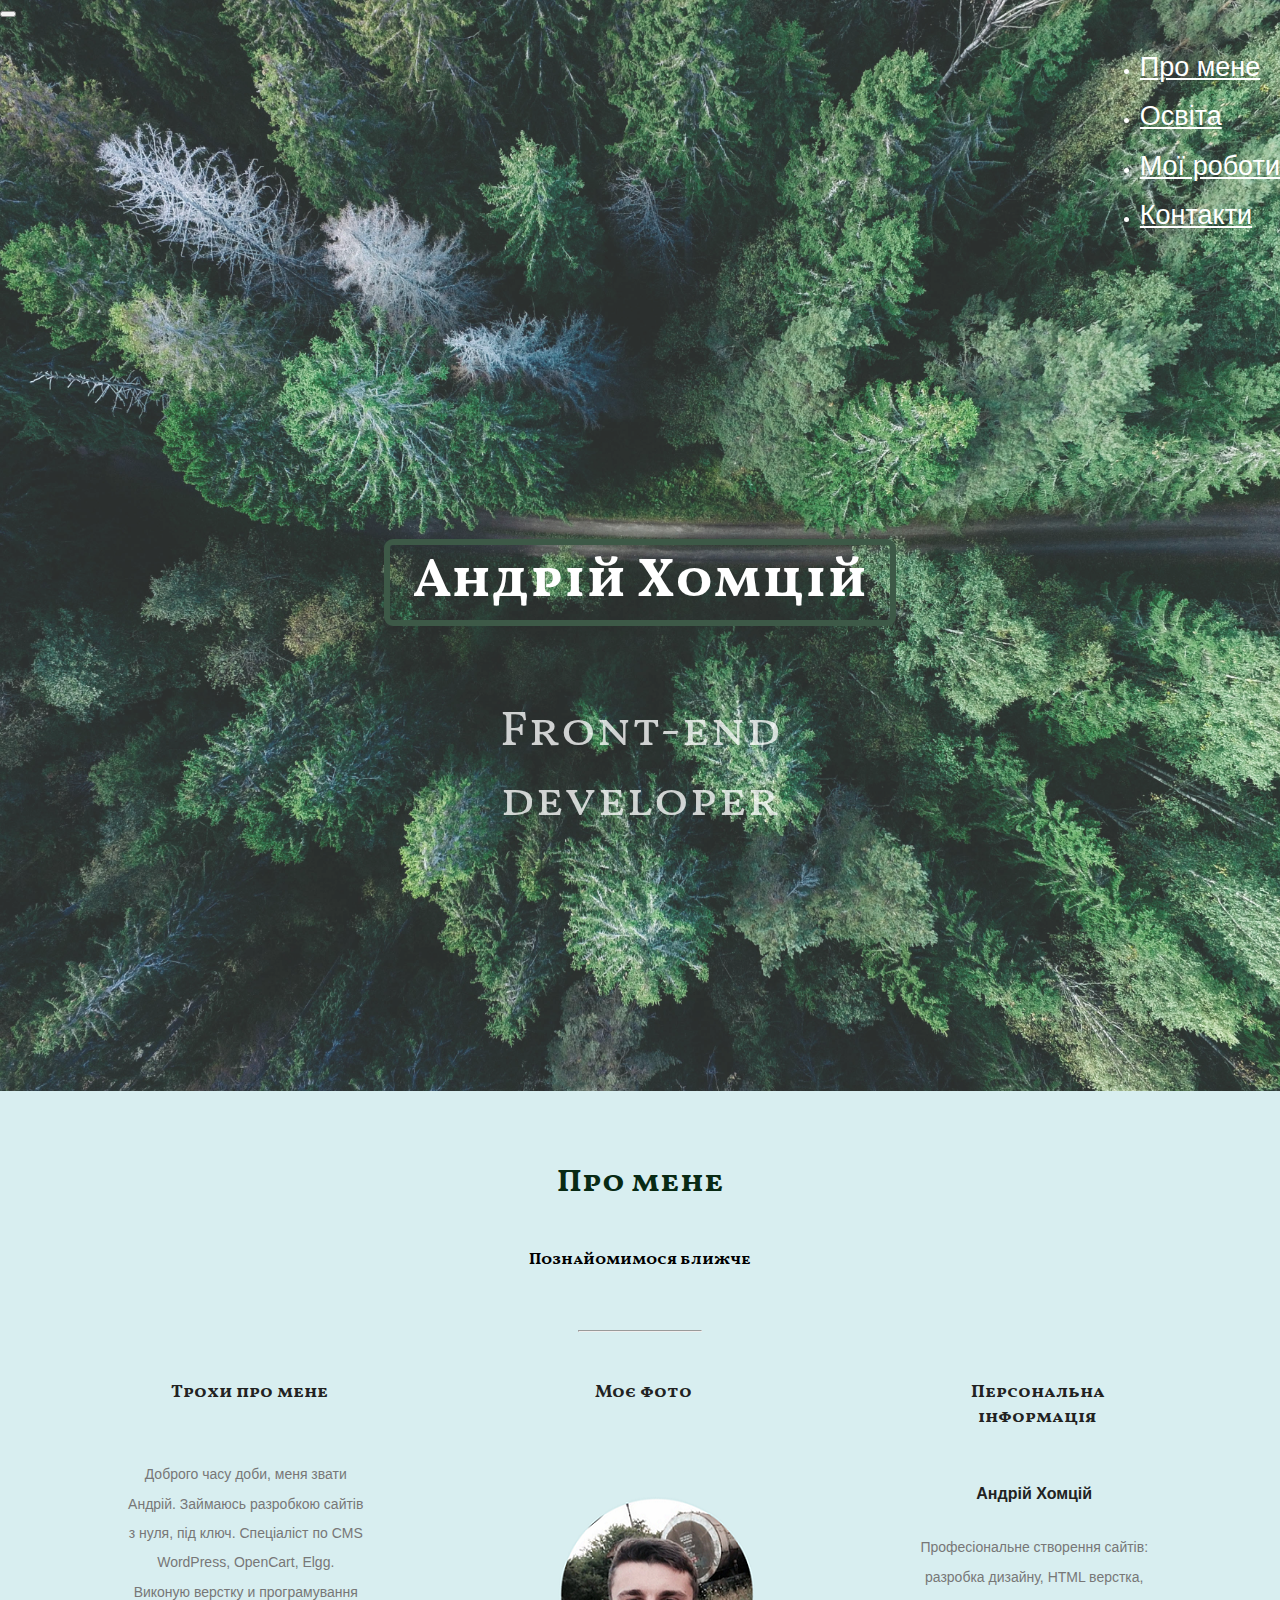
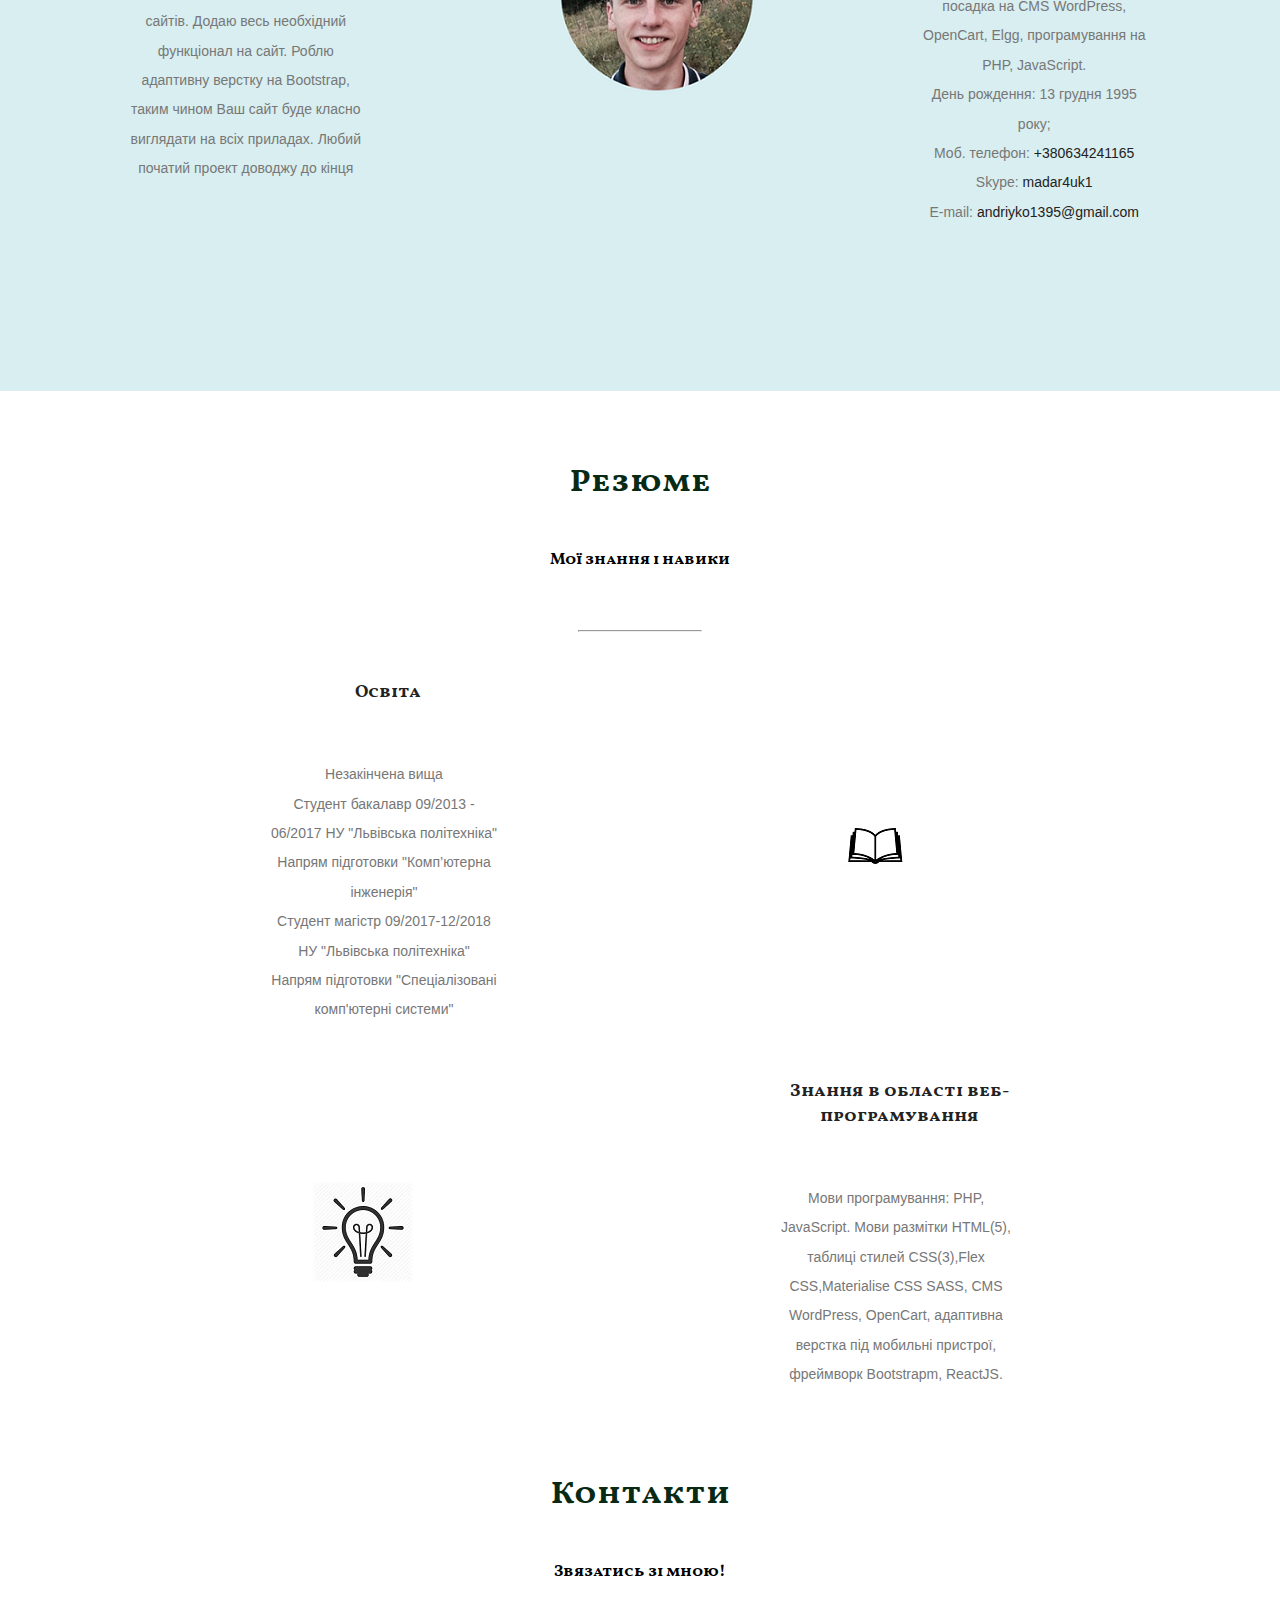
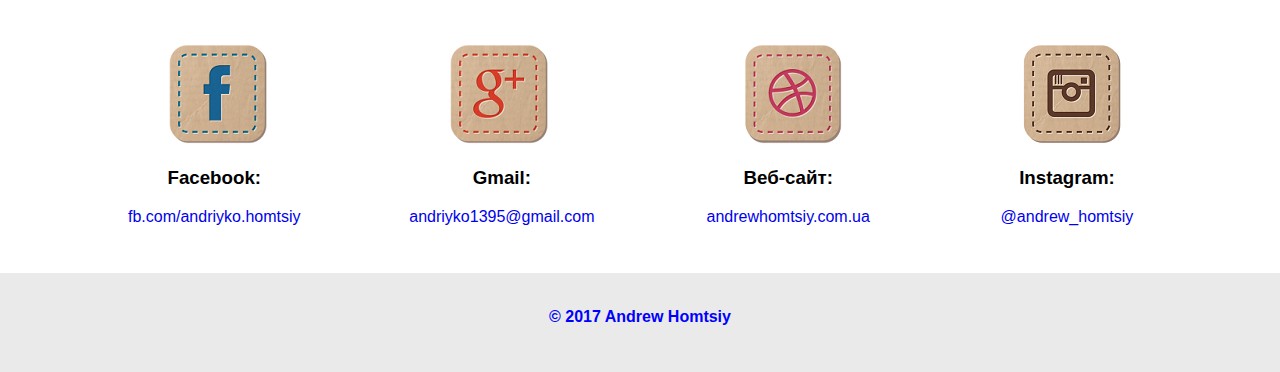
<file: index.html>
<!DOCTYPE html>
<html lang="en">
  <head>
    <title>Andriy Homtsiy</title>
    <meta charset="utf-8">
        <meta name="viewport" content="width=device-width, initial-scale=1, shrink-to-fit=no">
	<link rel="stylesheet" href="css/main.css">
	<link rel="stylesheet" href="css/media.css">
	<link rel="stylesheet" href="css/animate.css">
	<link rel="stylesheet" href="https://maxcdn.bootstrapcdn.com/bootstrap/4.0.0-beta.2/css/bootstrap.min.css" integrity="sha384-PsH8R72JQ3SOdhVi3uxftmaW6Vc51MKb0q5P2rRUpPvrszuE4W1povHYgTpBfshb" crossorigin="anonymous">
<link href="https://fonts.googleapis.com/css?family=Vollkorn+SC" rel="stylesheet">
  </head>
  <body>
  	<header>
  	<nav class="navbar navbar-expand-sm sticky"  > 
  <a href="#" class="navbar-brand"></a>
<button class="navbar-toggler navbar-toggler navbar-dark" type="button" data-toggle="collapse" data-target="#navbarSupportedContent" aria-controls="navbarSupportedContent" aria-expanded="false" aria-label="Toggle navigation"> <span class="navbar-toggler-icon"></span> </button>
  </button>
  <div class="collapse navbar-collapse " id="navbarSupportedContent">
    <ul class="navbar-nav sf-menu animated bounceInDown">
      <li class="nav-item active">
        <a href="#" class="nav-link">Про мене</a>
      </li>
       <li class="nav-item ">
        <a href="#" class="nav-link">Освіта</a>
      </li>
       <li class="nav-item ">
        <a href="#" class="nav-link">Мої роботи</a>
      </li>
       <li class="nav-item ">
        <a href="#" class="nav-link">Контакти</a>
      </li>
    </ul>
  </div>   
      </ul>
    </div>
   </nav>
	<div class="container">
			<div class="logo animated bounceInUp">
				<h1>
				Андрій Хомцій </h1>	
				<p>Front-end developer</p>
			</div>
		</div>
		</div>
	</header>
<section id="info">
	<div class="container">
		<div class="title bounceInUp ">
			<h1>Про мене</h1>
			<p>Познайомимося ближче</p>
		</div>	
			<hr>
		<div class="about ">
			<div class="personal bounceInLeft">
				<h2>Трохи про мене </h2>
				<p>Доброго часу доби, меня звати Андрій. Займаюсь разробкою сайтів з нуля, під ключ. Спеціаліст по CMS WordPress, OpenCart, Elgg. Виконую верстку и програмування сайтів. Додаю весь необхідний функціонал на сайт. Роблю адаптивну верстку на Bootstrap, таким чином Ваш сайт буде класно виглядати на всіх приладах. Любий початий проект доводжу до кінця </p>
			</div>

				<div class="personal flipInY">
					<h2> Моє фото</h2>
						<img src="img/my.png" alt="center">
				</div>
					<div class="personal bounceInRight">
						<h2>Персональна інформація</h2>
						<h3>Андрій Хомцій</h3>
						<p>Професiональне cтворення сайтів:<br> разробка дизайну, HTML верстка, посадка на CMS WordPress, OpenCart, Elgg, програмування на PHP, JavaScript.<br>
						День рождення: 13 грудня 1995 року; <br>
						Моб. телефон:<span> +380634241165</span><br>
						Skype: <span>madar4uk1</span><br>
						E-mail: <span>andriyko1395@gmail.com</span>
						</p>
					</div>	
		</div>
	</div>					
</section>

<section  id="Resum">
	<div class="container" >
			<div class="title ">
				<h1>Резюме</h1>
					<p>Мої знання і навики</p>	
			</div>
							<hr>
				<div class="resume">
						<div class="personal">						
							<h2> Освіта</h2>
								<p>
										Незакінчена вища <br>
										Студент бакалавр
										09/2013 - 06/2017
										НУ "Львівська політехніка" 
										Напрям підготовки "Комп’ютерна інженерія"<br>
										Студент магістр
								       	09/2017-12/2018<br>
								       	НУ "Львівська політехніка" <br>
										Напрям підготовки "Спеціалізовані комп'ютерні системи"
						        </p>
						</div>		
					<div class="personal">
						<img  class="resumeimg" src="img/ms1.jpg" alt="left">
					</div>				
				</div>				
	</div>						
</section>
<section >	
<div class="container" >	
					<div class="resume">
									<div class="personal">
										<img class="resumeimg" src="img/ms2.jpg" alt="left">
									</div>
								<div class="personal">	
										<h2> 
												Знання в області веб-програмування 
										</h2>
											<p>
												Мови програмування: PHP, JavaScript. Мови размітки 	
												HTML(5), таблиці стилей CSS(3),Flex CSS,Materialise CSS SASS, CMS WordPress, OpenCart, адаптивна верстка під мобильні пристрої, фреймворк Bootstrapm, ReactJS.
											</p>
								</div>
					</div>
			</div>	
	</div>
</section>	

<section id="social">
	<div class="container">
		<div class="title">
			<h1>Контакти</h1>
			<p>Звязатись зі мною!</p>
		</div>
			<div class="info ">
				<div class="contacts">
					<img src="img/fb.png" alt="fb">
						<h3>Facebook:</h3>
						<p>
							<a href="https://www.facebook.com/andriyko.homtsiy">fb.com/andriyko.homtsiy</a>
						</p>
				</div>	
						<div class="contacts">
							<img src="img/gmail.png" alt="mail">
								<h3> Gmail:</h3>
								<p>
								<a href="https://mail.google.com">andriyko1395@gmail.com</a></p>
						</div>
						<div class="contacts">
							<img src="img/web.png" alt="web">
								<h3>Веб-сайт:</h3>
							<p>
								<a href="andrewhomtsiy.com.ua">andrewhomtsiy.com.ua</a>
							</p>
						</div>
							<div class="contacts">
						<img src="img/inst.png" alt="instagram">
							<h3>Instagram:</h3>
								<p>
									<a href="https://www.instagram.com/andrew_homtsiy/">@andrew_homtsiy</a>
								</p>
					</div>	
						</div>
			</div>
</div>	
</section>	
<footer id="footer">
	<div class="container">
		<div class="contant">
			<h4>© 2017 Andrew Homtsiy</h4>
		</div>
	</div>
</footer>

<script src="js/script.js"></script>
<script src="https://code.jquery.com/jquery-3.2.1.slim.min.js" integrity="sha384-KJ3o2DKtIkvYIK3UENzmM7KCkRr/rE9/Qpg6aAZGJwFDMVNA/GpGFF93hXpG5KkN" crossorigin="anonymous"></script>
<script src="https://cdnjs.cloudflare.com/ajax/libs/popper.js/1.12.3/umd/popper.min.js" integrity="sha384-vFJXuSJphROIrBnz7yo7oB41mKfc8JzQZiCq4NCceLEaO4IHwicKwpJf9c9IpFgh" crossorigin="anonymous"></script>
<script src="https://maxcdn.bootstrapcdn.com/bootstrap/4.0.0-beta.2/js/bootstrap.min.js" integrity="sha384-alpBpkh1PFOepccYVYDB4do5UnbKysX5WZXm3XxPqe5iKTfUKjNkCk9SaVuEZflJ" crossorigin="anonymous"></script>
</body>
</html>
</file>
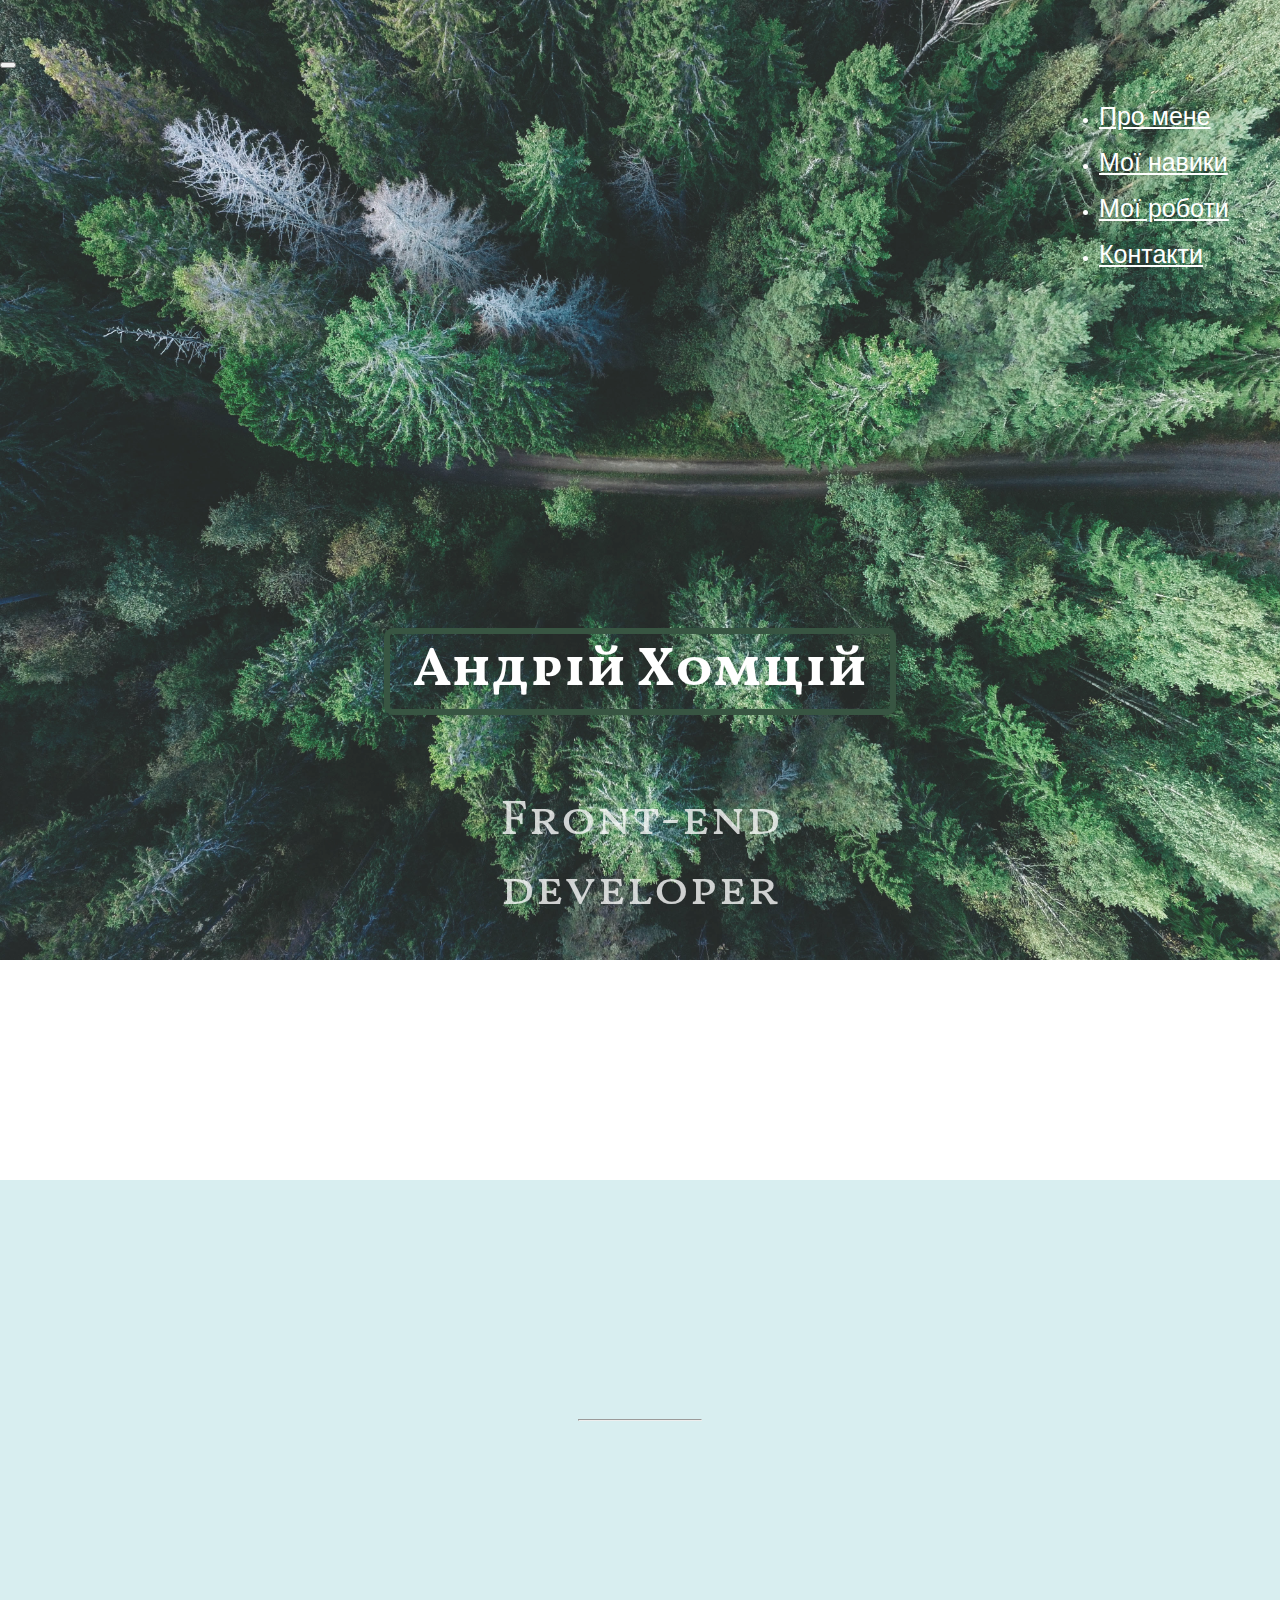
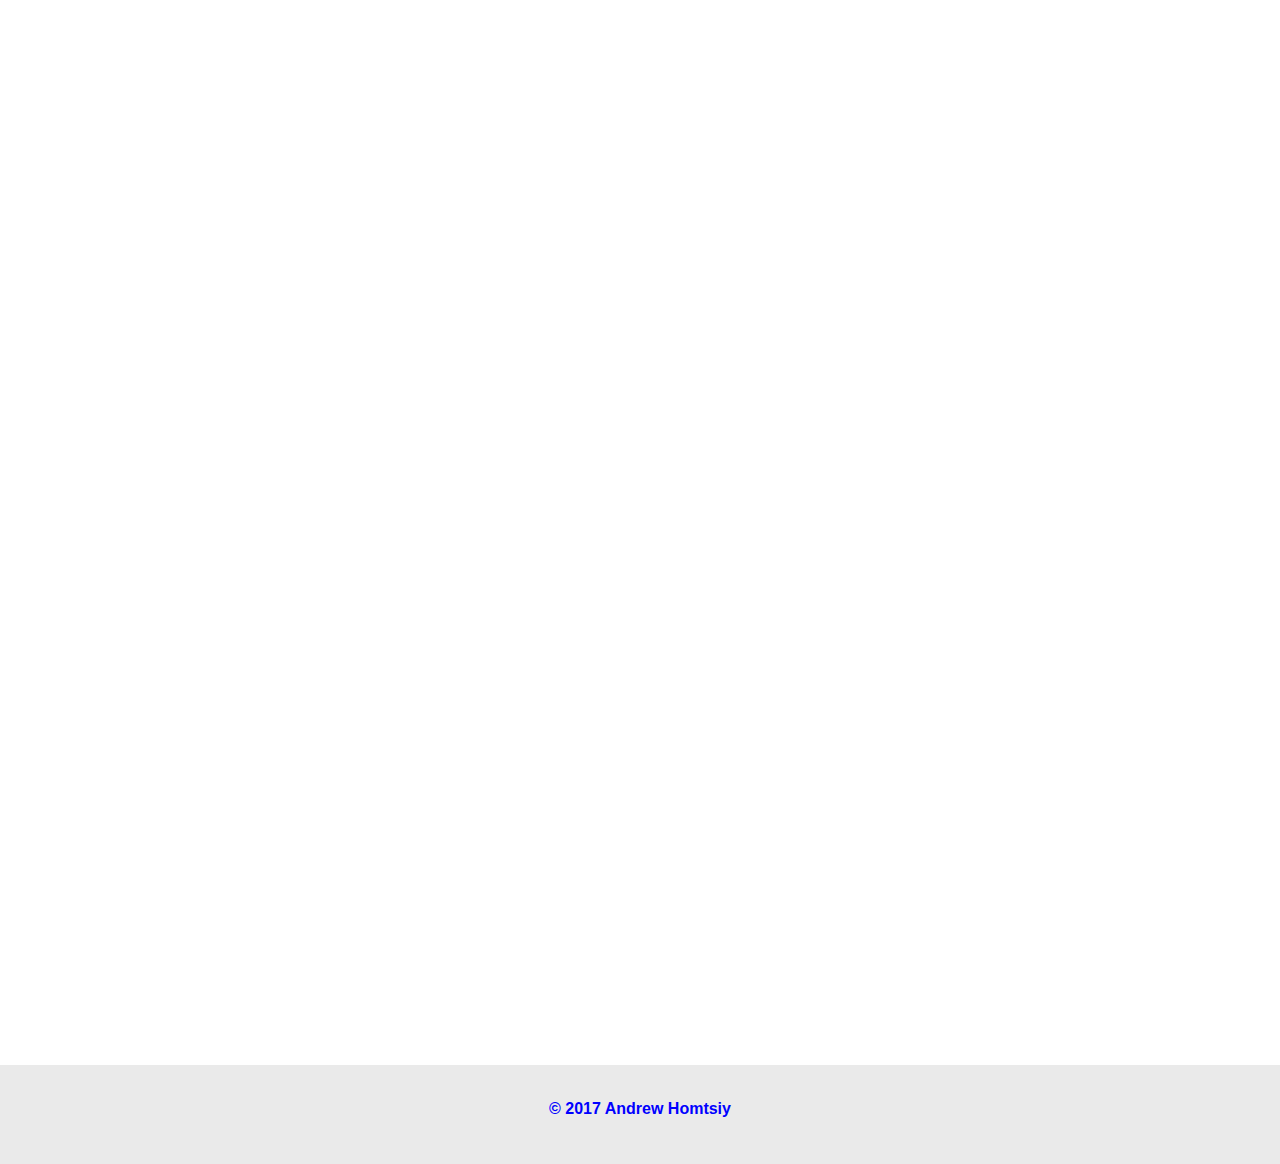
<file: my portfolio із флексбоксами/index.html>
<!DOCTYPE html>
<html lang="en">
  <head>
    <title>Andriy Homtsiy</title>
    <meta charset="utf-8">
        <meta name="viewport" content="width=device-width, initial-scale=1, shrink-to-fit=no">
	<link rel="stylesheet" href="css/main.css">
	<link rel="stylesheet" href="css/media.css">
	<link rel="stylesheet" href="css/animate.css">
 	<link rel="stylesheet" href="css/nprogress.css">
	 <link rel="stylesheet" href="js/script.js">
	<link rel="stylesheet" href="https://maxcdn.bootstrapcdn.com/bootstrap/4.0.0-beta.2/css/bootstrap.min.css" integrity="sha384-PsH8R72JQ3SOdhVi3uxftmaW6Vc51MKb0q5P2rRUpPvrszuE4W1povHYgTpBfshb" crossorigin="anonymous">
<link href="https://fonts.googleapis.com/css?family=Vollkorn+SC" rel="stylesheet">
  </head>
<body>
<header>
  	<nav class="navbar navbar-expand-lg sticky"  > 
  		<a href="#" class="navbar-brand"></a>
			<button class="navbar-toggler  navbar-light bg-light" type="button" data-toggle="collapse" data-target="#navbarSupportedContent" aria-controls="navbarSupportedContent" aria-expanded="false" aria-label="Toggle navigation"> 
			<span class="navbar-toggler-icon"></span>
  			</button>
	  	<div class="collapse navbar-collapse " id="navbarSupportedContent">
		    <ul class="navbar-nav sf-menu animated slideInDown ">
		      <li class="nav-item active">
		        <a href="#" class="nav-link">Про мене</a>
		      </li>
		       <li class="nav-item ">
		        <a href="#" class="nav-link">Мої навики</a>
		      </li>
		       <li class="nav-item ">
		        <a href="#" class="nav-link">Мої роботи</a>
		      </li>
		       <li class="nav-item ">
		        <a href="#" class="nav-link">Контакти</a>
		      </li>
		    </ul>
	  	</div>   
   </nav>
	<div class="container">
			<div class="logo animated slideInUp wow ">
				<h1>
				Андрій Хомцій </h1>	
				<p>Front-end developer</p>
			</div>
	</div>
</header>
<section id="info">
	<div class="container">
		<div class="title  slideInUp wow ">
			<h1>Про мене</h1>
			<p>Познайомимося ближче</p>
	</div>	
			<hr>
		<div class="about ">
			<div class="personal animated slideInLeft wow">
				<h2>Трохи про мене </h2>
				<p>Доброго часу доби, меня звати Андрій. Займаюсь разробкою сайтів з нуля, під ключ. Спеціаліст по CMS WordPress, OpenCart, Elgg. Виконую верстку и програмування сайтів. Додаю весь необхідний функціонал на сайт. Роблю адаптивну верстку на Bootstrap, таким чином Ваш сайт буде класно виглядати на всіх приладах. Любий початий проект доводжу до кінця </p>
			</div>

				<div class="personal animated slideInUp wow">
					<h2> Моє фото</h2>
						<img src="img/my.png" alt="center">
				</div>
					<div class="personal animated bounceInRight wow   ">
						<h2>Персональна інформація</h2>
						<h3>Андрій Хомцій</h3>
						<p class="">Професiональне cтворення сайтів:<br> разробка дизайну, HTML верстка, посадка на CMS WordPress, OpenCart, Elgg, програмування на PHP, JavaScript.<br>
						День рождення: 13 грудня 1995 року; <br>
						Моб. телефон:<span> +380634241165</span><br>
						Skype: <span>madar4uk1</span><br>
						E-mail: <span>andriyko1395@gmail.com</span>
						</p>
					</div>	
			</div>
		</div>					
</section>

<section  id="Resum">
	<div class="container" >
			<div class="title animated slideInUp wow">
				<h1>Резюме</h1>
					<p>Мої знання і навики</p>	
	</div>
			<hr>
				<div class="resume">
						<div class="personal animated slideInLeft wow ">		
							<h2> Освіта</h2>
								<p>
										Незакінчена вища <br>
										Студент бакалавр
										09/2013 - 06/2017<br>
										НУ "Львівська політехніка" <br>
										Напрям підготовки "Комп’ютерна інженерія"<br>
										Студент магістр
								       	09/2017-12/2018<br>
								       	НУ "Львівська політехніка" <br>
										Напрям підготовки "Спеціалізовані комп'ютерні системи"
						        </p>
						</div>		
					<div class="personal">
						<img  class="resumeimg slideInRight wow " src="img/ms1.jpg" alt="left" style="width: 40px height:40px; ">
					</div>				
				</div>				
	</div>						
</section>
<section >	
<div class="container" >	
	<div class="resume">
		<div class="personal animated ">
				<img class="resumeimg animated slideInLeft wow" src="img/ms2.jpg" alt="left">
		</div>
			<div class="personal slideInRight wow">	
				<h2> 
						Знання в області веб-програмування 
				</h2>
												<p>
													Мови програмування: PHP, JavaScript. Мови размітки 	
													HTML(5), таблиці стилей CSS(3),Flex CSS,Materialise CSS SASS, CMS WordPress, OpenCart, адаптивна верстка під мобильні пристрої, фреймворк Bootstrapm, ReactJS.
												</p>
			</div>
	</div>
</div>	
</section>	
<section>
	<div class="container">
			<div class="title animated slideInUp wow">
				<h1>Мої роботи</h1>
					<p>Мої останні роботи</p>	
	</div>
</div>
<div class="container" id="works">
  <div class="cardcontainer">
      <div class="cards animated slideInLeft wow">
        <a href="#" class="card">
          <span class="card-header" style="background: url(img/7.jpeg);">
          <span class="card-title">
            <h3>Hotel Gard</h3>
            </span>
          </span>
          <span class="card-summary">
            Lorem ipsum dolor sit amet, consectetur adipisicing elit. Quod nihil suscipit rerum beatae vero, earum eos harum recusandae distinctio minima, atque veniam ipsa facere ea reprehenderit corporis tempora sit ducimus.
          </span>
          <span class="card-meta">
            12 june  2017
          </span>
        </a>
</div>
</div>
           <div class="container">
      <div class="cards animated slideInUp wow">
        <a href="#" class="card">
          <span class="card-header" style="background: url(img/2.jpeg);">
          <span class="card-title">
            <h3>Hotel Gard</h3>
            </span>
          </span>
          <span class="card-summary">
            Lorem ipsum dolor sit amet, consectetur adipisicing elit. Quod nihil suscipit rerum beatae vero, earum eos harum recusandae distinctio minima, atque veniam ipsa facere ea reprehenderit corporis tempora sit ducimus.
          </span>
          <span class="card-meta">
            12 june 2017
          </span>
        </a>
</div>
</div>
   <div class="container">
      <div class="cards animated slideInRight wow">
        <a href="#" class="card">
          <span class="card-header" style="background: url(img/6.jpeg);">
          <span class="card-title">
            <h3>Hotel Gard</h3>
            </span>
          </span>
          <span class="card-summary">
            Lorem ipsum dolor sit amet, consectetur adipisicing elit. Quod nihil suscipit rerum beatae vero, earum eos harum recusandae distinctio minima, atque veniam ipsa facere ea reprehenderit corporis tempora sit ducimus.
          </span>
          <span class="card-meta">
            12 june 2017
          </span>
        </a>
</div>
</div>
</section>
<section id="social">
	<div class="container">
		<div class="title slideInUp wow">
			<h1>Контакти</h1>
			<p>Звязатись зі мною!</p>
		</div>
			<div class="info ">
				<div class="contacts animated slideInLeft wow">
					<img src="img/fb.png" alt="fb">
						<h3>Facebook:</h3>
						<p>
							<a href="https://www.facebook.com/andriyko.homtsiy">fb.com/andriyko.homtsiy</a>
						</p>
				</div>	
						<div class="contacts animated slideInRight wow ">
							<img src="img/gmail.png" alt="mail">
								<h3> Gmail:</h3>
								<p>
								<a href="https://mail.google.com">andriyko1395@gmail.com</a></p>
						</div>
						<div class="contacts animated slideInLeft wow ">
							<img src="img/web.png" alt="web">
								<h3>Веб-сайт:</h3>
							<p>
								<a href="andrewhomtsiy.com.ua">andrewhomtsiy.com.ua</a>
							</p>
						</div>
							<div class="contacts animated slideInRight wow ">
						<img src="img/inst.png" alt="instagram">
							<h3>Instagram:</h3>
								<p>
									<a href="https://www.instagram.com/andrew_homtsiy/">@andrew_homtsiy</a>
								</p>	
							</div>
			</div>
</div>	
</section>	
<footer id="footer">
	<div class="container">
		<div class="contant">
			<h4>© 2017 Andrew Homtsiy</h4>
		</div>
	</div>
</footer>
 <script src="js/nprogress.js"></script>
  <script>
    $(document).ready (function (){
      NProgress.start();
      setTimeout( function(){
     NProgress.done()
    });
  </script>
  <!-- HelloPreload http://hello-site.ru/preloader/ -->
<style type="text/css">#hellopreloader>p{display:none;}#hellopreloader_preload{display: block;position: fixed;z-index: 99;top: 0;left: 0; width: 100%;height: 100%;min-width:360px;background: #222222 url(img/loader3.gif) center center no-repeat; opacity: 0.95;}</style>
<div id="hellopreloader"><div id="hellopreloader_preload"></div></div>
<script type="text/javascript">var hellopreloader = document.getElementById("hellopreloader_preload");function fadeOutnojquery(el){el.style.opacity = 1;var interhellopreloader = setInterval(function(){el.style.opacity = el.style.opacity - 0.05;if (el.style.opacity <=0.05){ clearInterval(interhellopreloader);hellopreloader.style.display = "none";}},16);}window.onload = function(){setTimeout(function(){fadeOutnojquery(hellopreloader);})};</script>
<!-- HelloPreload http://hello-site.ru/preloader/ -->
	<script src="js/wow.min.js"></script>
<script>new WOW().init();</script>

<script src="js/script.js"></script>
<script src="//ajax.googleapis.com/ajax/libs/jquery/2.1.1/jquery.min.js"></script>
<script src="js/jquery.waypoints.js"></script>
<script src="https://code.jquery.com/jquery-3.2.1.slim.min.js" integrity="sha384-KJ3o2DKtIkvYIK3UENzmM7KCkRr/rE9/Qpg6aAZGJwFDMVNA/GpGFF93hXpG5KkN" crossorigin="anonymous"></script>
<script src="https://cdnjs.cloudflare.com/ajax/libs/popper.js/1.12.3/umd/popper.min.js" integrity="sha384-vFJXuSJphROIrBnz7yo7oB41mKfc8JzQZiCq4NCceLEaO4IHwicKwpJf9c9IpFgh" crossorigin="anonymous"></script>
<script src="https://maxcdn.bootstrapcdn.com/bootstrap/4.0.0-beta.2/js/bootstrap.min.js" integrity="sha384-alpBpkh1PFOepccYVYDB4do5UnbKysX5WZXm3XxPqe5iKTfUKjNkCk9SaVuEZflJ" crossorigin="anonymous"></script>
</body>
</html>
</file>
<file: css/main.css>
body {	
	margin: auto;
	padding: auto;
	font-family: Arial, sans-serif;
}
header {
	width: auto;
	background: url("../img/12.jpg") no-repeat center top / cover;
	opacity: 0.83;
}
.container {
	width: 80%;
	margin: auto;
	height: 100%
}
.navbar { 
	color: white;
	opacity: 1;

}
nav {
	width: auto;
	height: auto;
}
.navbar li {
	margin-top: 13%;
}
.collapse {
	display: flex;
	justify-content: flex-end;
}
.active a {
	color:#003300;
	background:#;
	opacity: 0.3;
}
.nav-item a {
	opacity: 4;
	color: white;
	text-align: center;
	font-size: 27px;
}
.nav-item a:hover {
	color:#003300;
	background: white;
	opacity: 0.6;

}
.logo{
	padding: 25%;
	padding-left: 25%;
	padding-right: 25%;
	padding-bottom: 20%;
}
.logo h1 {
	
	font-family: 'Vollkorn SC', serif;
	text-align: center;
	color:white;
	font-weight: bold;
	font-size: 54px;
	border:6px solid #163822;
	border-radius: 1vh;
}
.logo p {
	font-family: 'Vollkorn SC', serif;
	padding-top: 4%;
	color: white;
	text-align: center;
	font-size: 50px;
	opacity: 0.78; 
}
.title {
	padding-top: 30px;
	padding-bottom: 30px;
}
.title h1 {
	font-family: 'Vollkorn SC', serif;
	text-align: center;
	font-weight: bold;
	color: #082a14;
	line-height: 2.5em;
}
.title p {
	font-family: 'Vollkorn SC', serif;
	text-align: center;
	font-weight: bold;
	color: black;
	line-height: 2em;
}
.about {
	display: flex;
	flex-flow: nowrap;
	justify-content: space-between;
	align-content:center;
}
.personal img {
	
}
.personal {
	padding-top: 25px;
	width: 23%;
	height: auto;
}
.personal h2 {
padding-left: 3%;
	font-family: 'Vollkorn SC', serif;
	text-align: center;
	font-size: 18px;
	font-weight: bold;
	color: #222;
	margin-bottom: 55px;
}
.personal h3 {
	margin-top: 45px;
	text-align: center;
	font-size: 16px;
	font-weight: bold;
	color: #222;
}
.personal p {
	margin-top: 30px;
	text-align: center;
	color: #777777;
	font-size: 14px;
	line-height: 2.1em;
}
#info {
	background: #d8eef0;
	height: 100vh;
}
hr {
	margin-left: 450px;
	margin-right:450px; 
}
span{
	color: #222;
}

.resume {
	display: flex;
	
	justify-content: space-around;
	align-items: center;	
}
.resumeimg {
	padding-left: 20%;
}

.info {
	display:flex;
	flex-wrap:nowrap;
	justify-content: space-between;
	align-content: center;

}
.contacts {
	margin-bottom: 10px;
	margin-top: 10px;
	
}
.contacts img {
	margin-left: 40px;
	margin-right: 30px;
}
.contacts h3 {
	text-align: center;
}
.contacts p {
	text-align: center;
}
.contacts a { 
text-decoration: none;
 } 
#footer {
	background-color: #EAEAEA;
	height: 11vh;
}
.contant h4 {
	padding-top: 35px;
	text-align: center;
	color:blue;
}
</file>
<file: css/media.css>
@media screen and (max-width: 1028px) {
	.container {
	width: 50%;
	height: 50%;
}

	.about {
	display: flex;
	flex-direction:column;
	justify-content: center;
	align-content: center;
}
nav {
	background: dark;
}
.navbar {
	background: dark;
} 
#info {
	height: 100%;
	}
.navbar li {
margin-top: 1%;
padding: 1%;
}
.active a {
		color:white;
	background: none;
}
.logo h1 {
	font-size: 48px;
}
.logo p {
	font-size: 40px;
}
.personal {
	width: 90%;
	padding-left: 5%;
	text-align: center;
}
.collapse  {
	display: block;
}
.about img {
	padding-left: 6%;
}
.logo{
	padding: 15%;
	padding-left: 15%;
	padding-right: 15%;
	padding-bottom: 15%;
}
.resume{
	display: flex;
	flex-direction:column-reverse;
	justify-content:center;
	align-items:center;
}

.resumeimg {
	padding-left: 2%;
}
.info {
	display: flex;
	flex-direction:column;
	justify-content:center;
	align-items:center;
}
#footer {
	height: 14vh;
	position: relative;
}
}
@media screen and (max-width: 2048px){
	#footer: 20vh;
}
</file>
<file: my portfolio із флексбоксами/css/main.css>
body {	
	margin: auto;
	padding: auto;
	font-family: Arial, sans-serif;
}
header {
	width: auto;
	background: url("../img/12.jpg") no-repeat center top / cover fixed;
	opacity: 0.85;
}
.container {
	width: 80%;
	margin: auto;
	height: 100%
}
.navbar { 
	color: white;
	opacity: 1;
	margin-right: 4%;
	padding-top: 4%;
	padding-bottom: 4%;
}
nav {
	width: auto;
	height: auto;
}
.navbar li {
	margin-top: 13%;

}
.collapse {
	display: flex;
	justify-content: flex-end;
	flex-grow: 1;
}

.nav-item a {
	opacity: 4;
	color: white;
	text-align: center;
	font-size: 25px;
}
.nav-item a:hover {
	
	color:#003300;
	background: white;
	opacity: 0.6;

}
.logo{
	padding: 25%;
	padding-left: 25%;
	padding-right: 25%;
	padding-bottom: 20%;
}
.logo h1 {
	
	font-family: 'Vollkorn SC', serif;
	text-align: center;
	color:white;
	font-weight: bold;
	font-size: 54px;
	border:6px solid #163822;
	border-radius: 1vh;
}
.logo p {
	font-family: 'Vollkorn SC', serif;
	padding-top: 4%;
	color: white;
	text-align: center;
	font-size: 50px;
	opacity: 0.78; 
}
.title {
	padding-top: 30px;
	padding-bottom: 30px;
}
.title h1 {
	font-family: 'Vollkorn SC', serif;
	text-align: center;
	font-weight: bold;
	color: #082a14;
	line-height: 2.5em;
}
.title p {
	font-family: 'Vollkorn SC', serif;
	text-align: center;
	font-weight: bold;
	color: black;
	line-height: 2em;
}
.about {
	display: flex;
	flex-flow: nowrap;
	justify-content: space-between;
	align-content:center;
}
.personal img {
	
}
.personal {
	padding-top: 25px;
	width: 23%;
	height: auto;
}
.personal h2 {
padding-left: 3%;
	font-family: 'Vollkorn SC', serif;
	text-align: center;
	font-size: 18px;
	font-weight: bold;
	color: #222;
	margin-bottom: 55px;
}
.personal h3 {
	margin-top: 45px;
	text-align: center;
	font-size: 16px;
	font-weight: bold;
	color: #222;
}
.personal p {
	margin-top: 30px;
	text-align: center;
	color: #777777;
	font-size: 14px;
	line-height: 2.1em;
}
#info {
	background: #d8eef0;
	height: 100vh;
}
hr {
	margin-left: 450px;
	margin-right:450px; 
}
span{
	color: #222;
}
#works {
	display: flex;

}
.resume {
	display: flex;
	justify-content: space-around;
	align-items: center;	
}
.resumeimg {
	padding-left: 20%;
}
.cardcontainer {
	max-width: 1100px;
	margin: 0 auto;
}
.cards {
	display:flex;
	justify-content:space-between;
	flex-direction:row;
	text-decoration: none;
	margin-top: 15px;
	padding: 1.5%;
	box-sizing: border-box;
}
.card {
	position: relative;
	margin-bottom: 20px;
	padding-bottom: 30px;
	background: #fefff9;
	color:#363636;
	text-decoration: none;
	box-shadow: rgba(0, 0, 0, 0.85) 0 0 8px 0;
	border-radius: 4px;
}
.cards span {
	display: block;
}
.card .card-summary {
	padding: 5% 5% 3% 5%;
}
.card .card-header {
	position: relative;
	height: 175px;
	overflow: hidden;
	text-decoration: none;
	background-repeat: no-repeat;
	background-size: cover;
	background-position: center;
	background: rgba(255, 255, 255, 0.15);
	background-blend-mode: overlay;
	border-radius: 4px 4px 0px 0px ;
}
.card .card-header:hover, .card .card-header:focus {
	background: rgba(255, 255, 255, 0);
	text-decoration: none;
}
.card-title {
	background-color: rgba(104, 156, 210, 0.85);
	padding: 3.5% 0 2.5% 0 ;
	color:white;
	text-transform: uppercase;
	position: absolute;
	bottom: 0;
	width: 100%;
}
.card .card-title h3 {
	font-size: 1.2em;
	line-height: 1.2;
	padding: 0 3.5%;
	margin: 0;
	text-align: center;
} 
.card .card-meta {
	max-height: 0;
	overflow: hidden;
	color:#666;
	font-size:.78em;
	text-transform: uppercase;
	position: absolute;
	bottom:5%;
	padding:0 5%;
	transition-property: max-height;
	transition-duration: 0.4s;
	transition-timing-function:ease-in-out;
}
.card:hover, .card:focus{
	background: white;
	box-shadow: rgba(0 0 0 0.45) 0px 0px 20px 0px;
}
.card:hover .card-title, .card:focus .card-title {
	background: rgba(154, 156, 210, 0.95);
}
.card:hover .card-meta, .card:focus .card-meta {
	max-height:1.5em;
	}
.info {
	display:flex;
	flex-wrap:nowrap;
	justify-content: space-between;
	align-content: center;

}
.contacts {
	margin-bottom: 10px;
	margin-top: 10px;
	
}
.contacts img {
	margin-left: 40px;
	margin-right: 30px;
}
.contacts h3 {
	text-align: center;
}
.contacts p {
	text-align: center;
}
.contacts a { 
text-decoration: none;
 } 
#footer {
	margin-top: 4%;
	background-color: #EAEAEA;
	height: 11vh;
}
.contant h4 {
	padding-top: 35px;
	text-align: center;
	color:blue;
}
.
</file>
<file: my portfolio із флексбоксами/css/media.css>
@media screen and (max-width: 845px) {
	.container {
	width: 50%;
	height: 50%;
}

	.about {
	display: flex;
	flex-direction:column;
	justify-content: center;
	align-content: center;
}
nav {
	background: dark;
}
.navbar {
	background: dark;
	margin-right:0;
} 
.navbar-toggler {
	background: dark;
}
.navbar li {
margin-top: 0%;
padding: 5px;
padding-left: 10%;
padding-right: 10%;

}
.active a {
		color:white;
	background: none;
}
#info {
	height: 100%;
	}
.logo h1 {
	font-size: 48px;
}
.logo p {
	font-size: 40px;
}
.personal {
	width: 90%;
	padding-left: 5%;
	text-align: center;
}
.collapse  {
	display: block;
}
.about img {
	padding-left: 6%;
}
.logo{
	padding: 15%;
	padding-left: 15%;
	padding-right: 15%;
	padding-bottom: 15%;
}
.resume{
	padding-right: 5%;
	display: flex;
	flex-direction:column-reverse;
	justify-content:center;
	align-items:center;
}
.resume {
	display: flex;
	flex-direction:reverse;
}
#works {
	display: flex;
 	flex-direction:column;
}
.resumeimg {
	padding-left: 2%;
}

.info {
	display: flex;
	flex-direction:column;
	justify-content:center;
	align-items:center;
}
#footer {
	height: 18vh;

}
}
</file>
<file: my portfolio із флексбоксами/css/nprogress.css>
/* Make clicks pass-through */
#nprogress {
  pointer-events: none;
}

#nprogress .bar {
  background: #29d;

  position: fixed;
  z-index: 1031;
  top: 0;
  left: 0;

  width: 100%;
  height: 2px;
}

/* Fancy blur effect */
#nprogress .peg {
  display: block;
  position: absolute;
  right: 0px;
  width: 100px;
  height: 100%;
  box-shadow: 0 0 10px #29d, 0 0 5px #29d;
  opacity: 1.0;

  -webkit-transform: rotate(3deg) translate(0px, -4px);
      -ms-transform: rotate(3deg) translate(0px, -4px);
          transform: rotate(3deg) translate(0px, -4px);
}

/* Remove these to get rid of the spinner */
#nprogress .spinner {
  display: block;
  position: fixed;
  z-index: 1031;
  top: 15px;
  right: 15px;
}

#nprogress .spinner-icon {
  width: 18px;
  height: 18px;
  box-sizing: border-box;

  border: solid 2px transparent;
  border-top-color: #29d;
  border-left-color: #29d;
  border-radius: 50%;

  -webkit-animation: nprogress-spinner 400ms linear infinite;
          animation: nprogress-spinner 400ms linear infinite;
}

.nprogress-custom-parent {
  overflow: hidden;
  position: relative;
}

.nprogress-custom-parent #nprogress .spinner,
.nprogress-custom-parent #nprogress .bar {
  position: absolute;
}

@-webkit-keyframes nprogress-spinner {
  0%   { -webkit-transform: rotate(0deg); }
  100% { -webkit-transform: rotate(360deg); }
}
@keyframes nprogress-spinner {
  0%   { transform: rotate(0deg); }
  100% { transform: rotate(360deg); }
}
</file>
